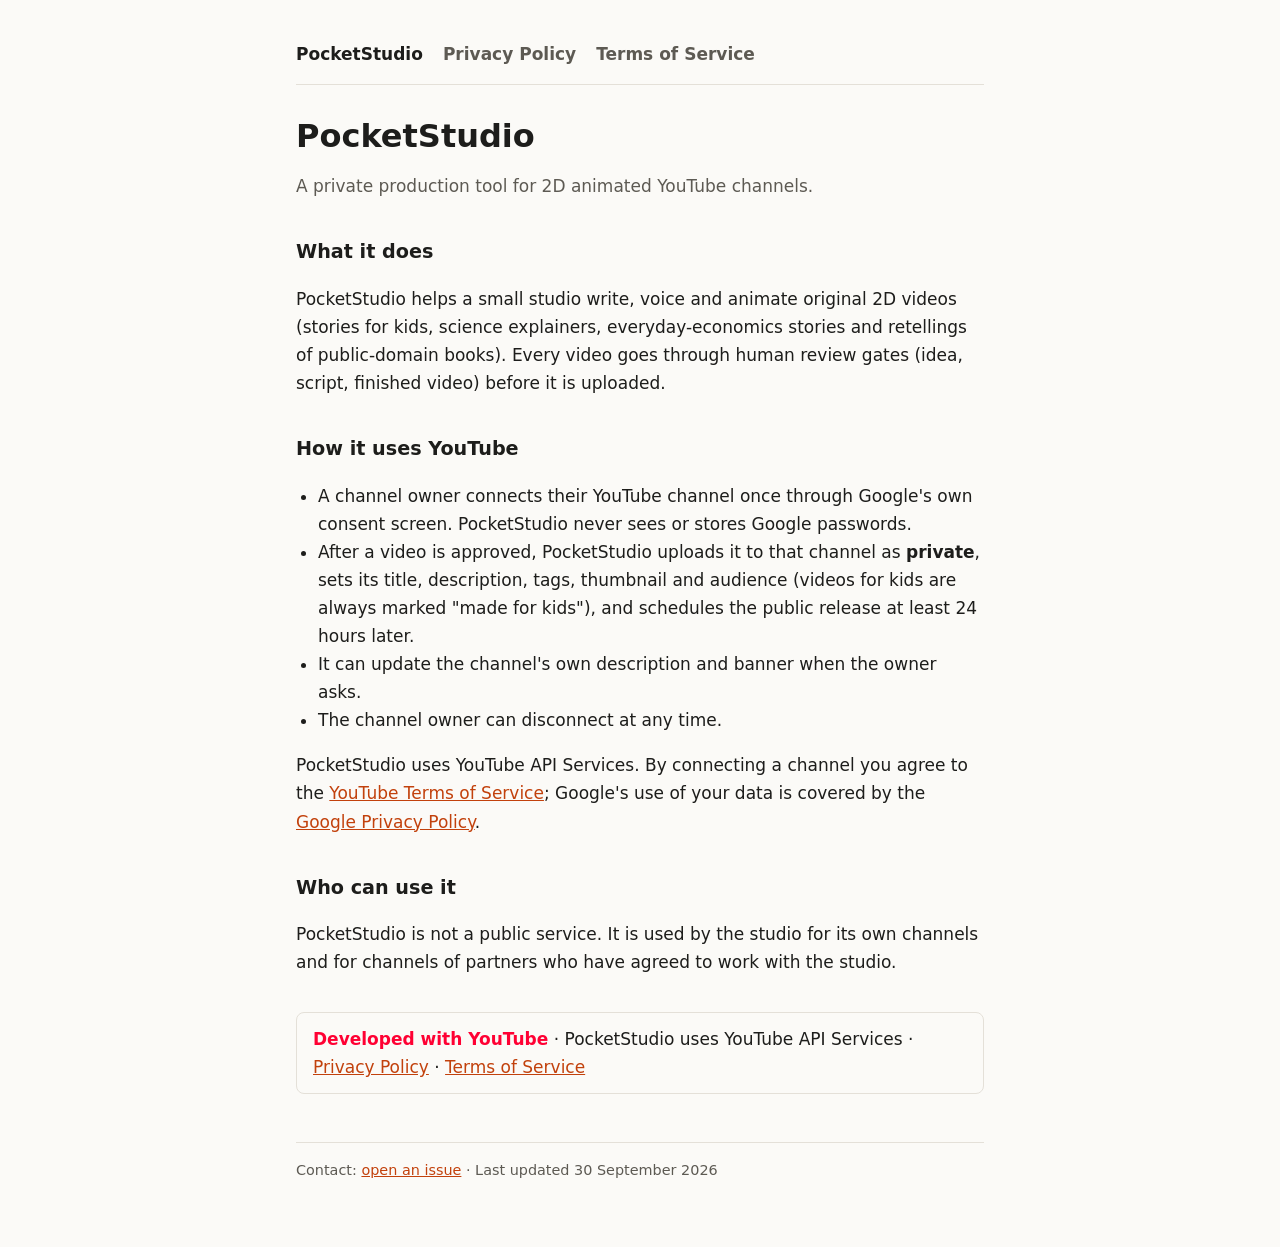
<file: index.html>
<!doctype html>
<html lang="en">
<head>
<meta charset="utf-8">
<meta name="viewport" content="width=device-width, initial-scale=1">
<title>PocketStudio</title>
<meta name="description" content="PocketStudio is a private production tool that makes 2D animated videos and uploads them to the YouTube channels it manages.">
<link rel="stylesheet" href="style.css">
</head>
<body>
<main>
<nav><a href="./" aria-current="page">PocketStudio</a><a href="privacy.html">Privacy Policy</a><a href="terms.html">Terms of Service</a></nav>
<h1>PocketStudio</h1>
<p class="muted">A private production tool for 2D animated YouTube channels.</p>

<h2>What it does</h2>
<p>PocketStudio helps a small studio write, voice and animate original 2D videos (stories for kids, science explainers,
everyday-economics stories and retellings of public-domain books). Every video goes through human review gates
(idea, script, finished video) before it is uploaded.</p>

<h2>How it uses YouTube</h2>
<ul>
  <li>A channel owner connects their YouTube channel once through Google's own consent screen. PocketStudio never sees
      or stores Google passwords.</li>
  <li>After a video is approved, PocketStudio uploads it to that channel as <strong>private</strong>, sets its title,
      description, tags, thumbnail and audience (videos for kids are always marked "made for kids"), and schedules the
      public release at least 24 hours later.</li>
  <li>It can update the channel's own description and banner when the owner asks.</li>
  <li>The channel owner can disconnect at any time.</li>
</ul>
<p>PocketStudio uses YouTube API Services. By connecting a channel you agree to the
<a href="https://www.youtube.com/t/terms">YouTube Terms of Service</a>; Google's use of your data is covered by the
<a href="https://policies.google.com/privacy">Google Privacy Policy</a>.</p>

<h2>Who can use it</h2>
<p>PocketStudio is not a public service. It is used by the studio for its own channels and for channels of partners
who have agreed to work with the studio.</p>

<p class="yt"><strong>Developed with YouTube</strong> · PocketStudio uses YouTube API Services ·
<a href="privacy.html">Privacy Policy</a> · <a href="terms.html">Terms of Service</a></p>

<footer>Contact: <a href="https://github.com/vthai298/pocketstudio-site/issues">open an issue</a> · Last updated 30 September 2026</footer>
</main>
</body>
</html>
</file>
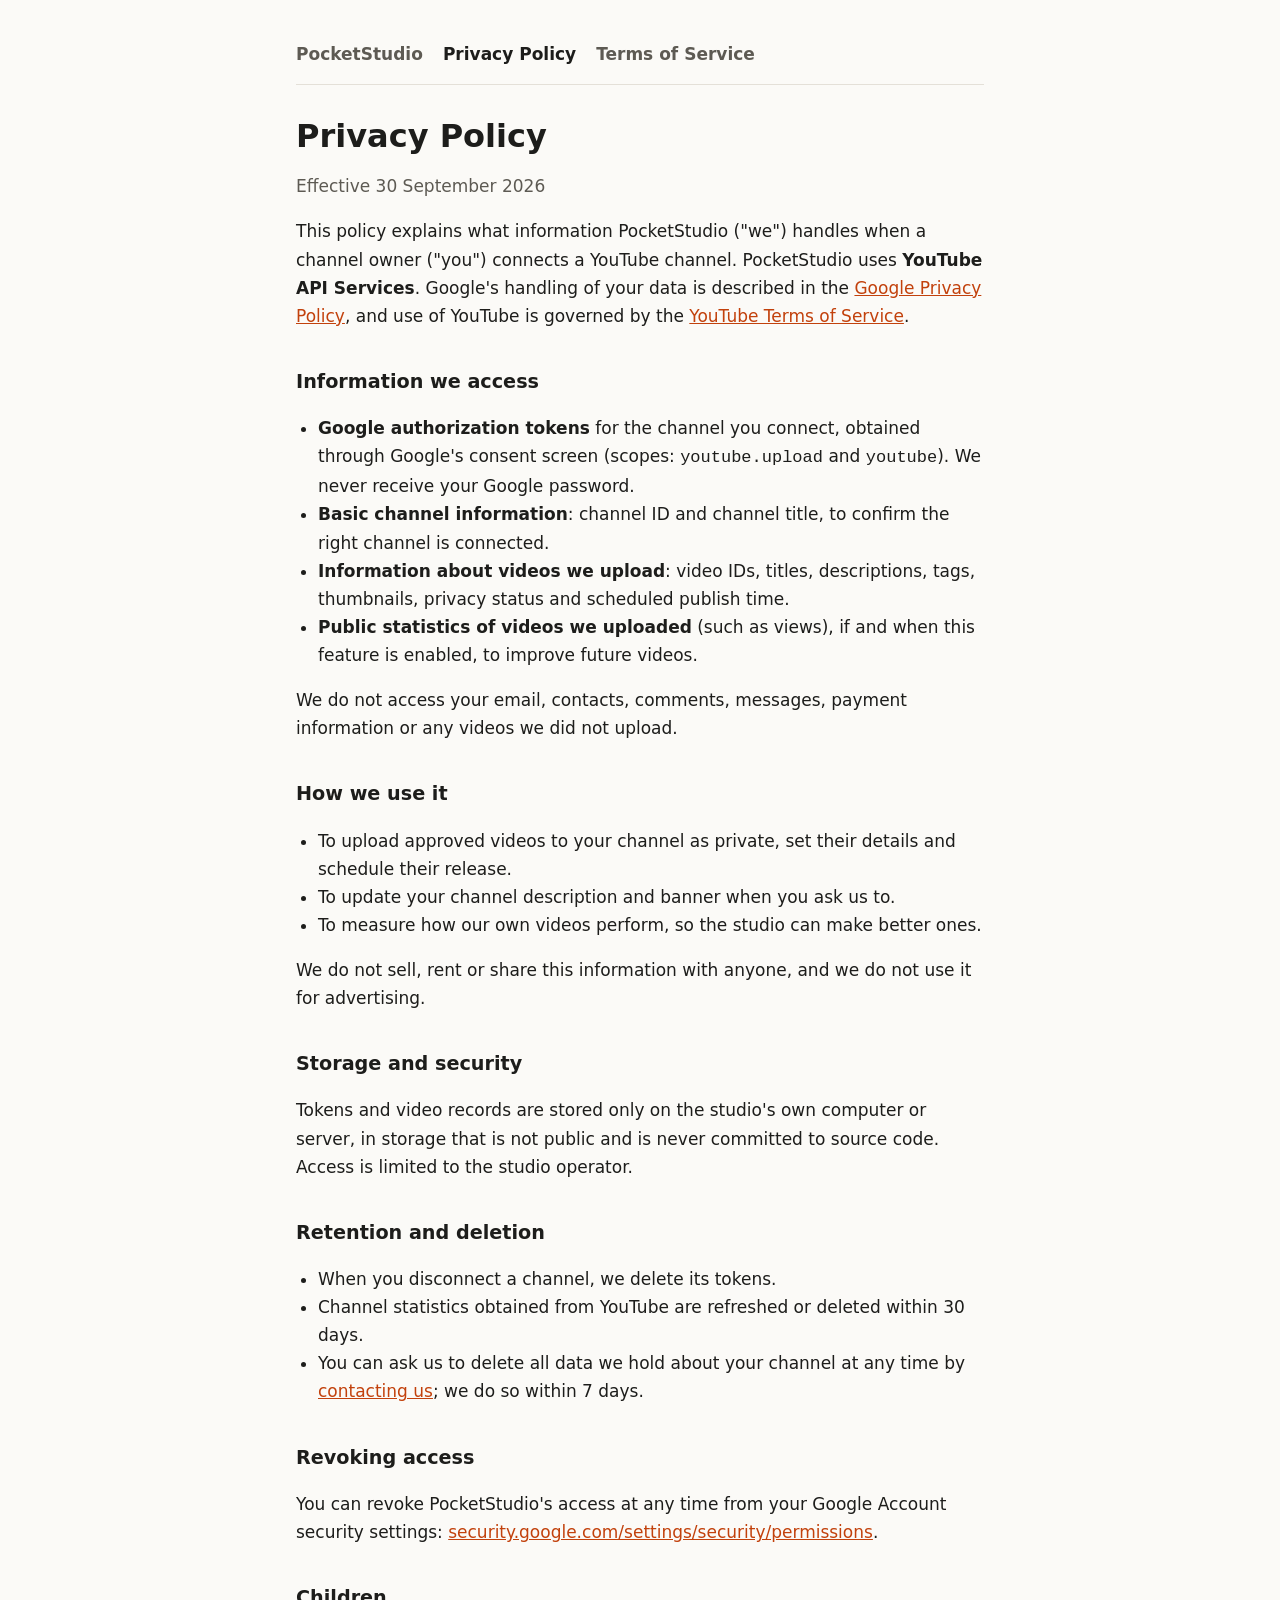
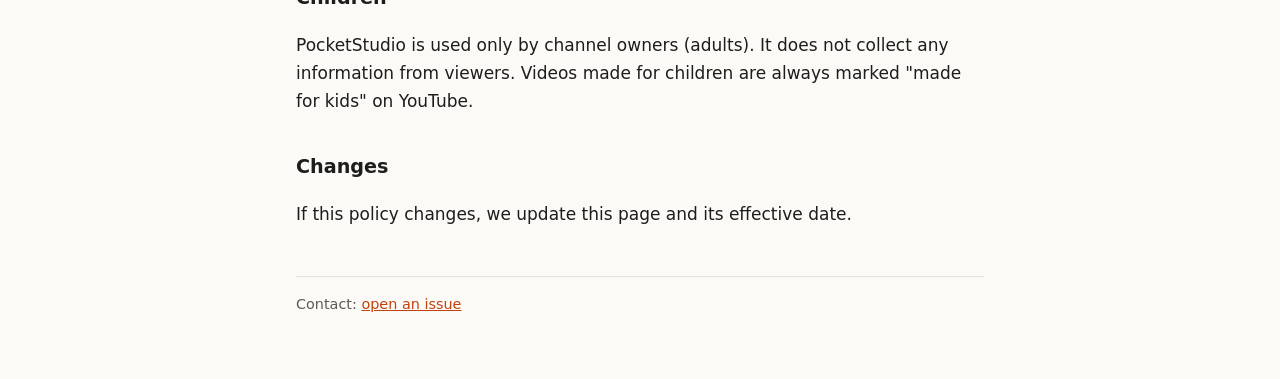
<file: privacy.html>
<!doctype html>
<html lang="en">
<head>
<meta charset="utf-8">
<meta name="viewport" content="width=device-width, initial-scale=1">
<title>PocketStudio Privacy</title>
<meta name="description" content="Privacy Policy of PocketStudio: what YouTube data it uses, how it is stored, and how to revoke access or delete it.">
<link rel="stylesheet" href="style.css">
</head>
<body>
<main>
<nav><a href="./">PocketStudio</a><a href="privacy.html" aria-current="page">Privacy Policy</a><a href="terms.html">Terms of Service</a></nav>
<h1>Privacy Policy</h1>
<p class="muted">Effective 30 September 2026</p>

<p>This policy explains what information PocketStudio ("we") handles when a channel owner ("you") connects a YouTube
channel. PocketStudio uses <strong>YouTube API Services</strong>. Google's handling of your data is described in the
<a href="https://policies.google.com/privacy">Google Privacy Policy</a>, and use of YouTube is governed by the
<a href="https://www.youtube.com/t/terms">YouTube Terms of Service</a>.</p>

<h2>Information we access</h2>
<ul>
  <li><strong>Google authorization tokens</strong> for the channel you connect, obtained through Google's consent screen
      (scopes: <code>youtube.upload</code> and <code>youtube</code>). We never receive your Google password.</li>
  <li><strong>Basic channel information</strong>: channel ID and channel title, to confirm the right channel is connected.</li>
  <li><strong>Information about videos we upload</strong>: video IDs, titles, descriptions, tags, thumbnails, privacy
      status and scheduled publish time.</li>
  <li><strong>Public statistics of videos we uploaded</strong> (such as views), if and when this feature is enabled, to
      improve future videos.</li>
</ul>
<p>We do not access your email, contacts, comments, messages, payment information or any videos we did not upload.</p>

<h2>How we use it</h2>
<ul>
  <li>To upload approved videos to your channel as private, set their details and schedule their release.</li>
  <li>To update your channel description and banner when you ask us to.</li>
  <li>To measure how our own videos perform, so the studio can make better ones.</li>
</ul>
<p>We do not sell, rent or share this information with anyone, and we do not use it for advertising.</p>

<h2>Storage and security</h2>
<p>Tokens and video records are stored only on the studio's own computer or server, in storage that is not public and is
never committed to source code. Access is limited to the studio operator.</p>

<h2>Retention and deletion</h2>
<ul>
  <li>When you disconnect a channel, we delete its tokens.</li>
  <li>Channel statistics obtained from YouTube are refreshed or deleted within 30 days.</li>
  <li>You can ask us to delete all data we hold about your channel at any time by
      <a href="https://github.com/vthai298/pocketstudio-site/issues">contacting us</a>; we do so within 7 days.</li>
</ul>

<h2>Revoking access</h2>
<p>You can revoke PocketStudio's access at any time from your Google Account security settings:
<a href="https://security.google.com/settings/security/permissions">security.google.com/settings/security/permissions</a>.</p>

<h2>Children</h2>
<p>PocketStudio is used only by channel owners (adults). It does not collect any information from viewers. Videos made
for children are always marked "made for kids" on YouTube.</p>

<h2>Changes</h2>
<p>If this policy changes, we update this page and its effective date.</p>

<footer>Contact: <a href="https://github.com/vthai298/pocketstudio-site/issues">open an issue</a></footer>
</main>
</body>
</html>
</file>
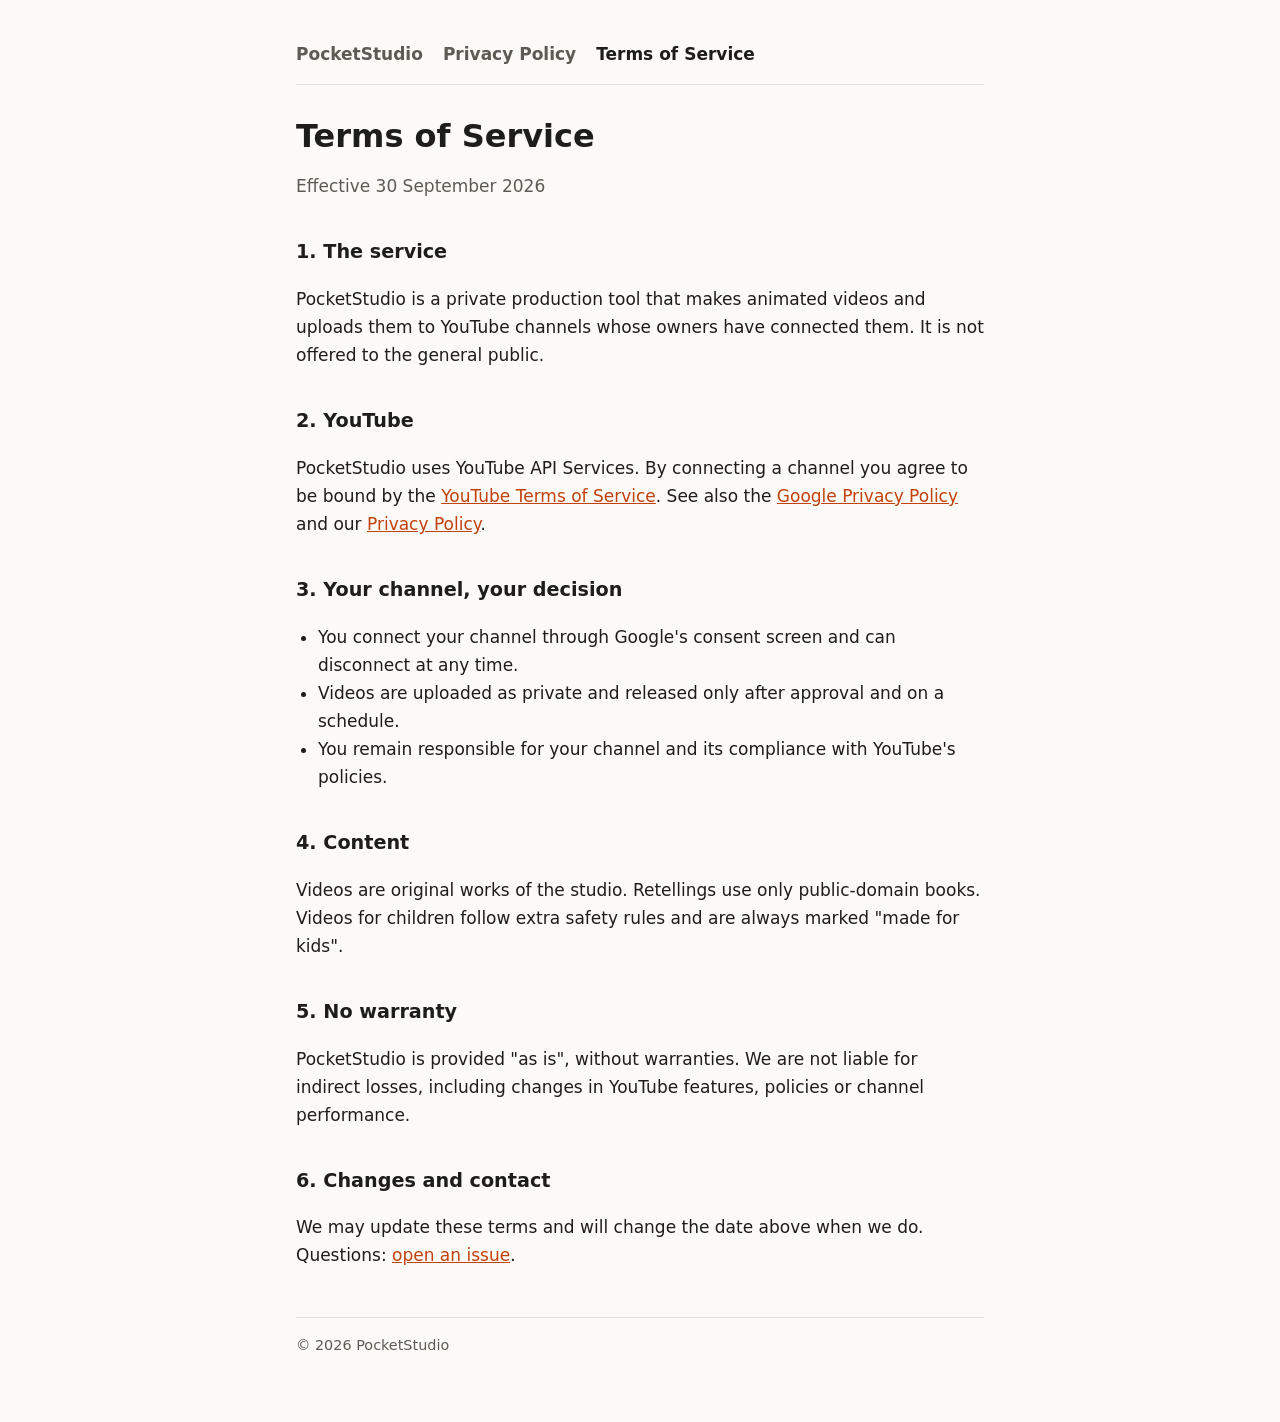
<file: terms.html>
<!doctype html>
<html lang="en">
<head>
<meta charset="utf-8">
<meta name="viewport" content="width=device-width, initial-scale=1">
<title>PocketStudio Terms</title>
<meta name="description" content="Terms of Service for channel owners who connect a YouTube channel to PocketStudio.">
<link rel="stylesheet" href="style.css">
</head>
<body>
<main>
<nav><a href="./">PocketStudio</a><a href="privacy.html">Privacy Policy</a><a href="terms.html" aria-current="page">Terms of Service</a></nav>
<h1>Terms of Service</h1>
<p class="muted">Effective 30 September 2026</p>

<h2>1. The service</h2>
<p>PocketStudio is a private production tool that makes animated videos and uploads them to YouTube channels whose owners
have connected them. It is not offered to the general public.</p>

<h2>2. YouTube</h2>
<p>PocketStudio uses YouTube API Services. By connecting a channel you agree to be bound by the
<a href="https://www.youtube.com/t/terms">YouTube Terms of Service</a>. See also the
<a href="https://policies.google.com/privacy">Google Privacy Policy</a> and our <a href="privacy.html">Privacy Policy</a>.</p>

<h2>3. Your channel, your decision</h2>
<ul>
  <li>You connect your channel through Google's consent screen and can disconnect at any time.</li>
  <li>Videos are uploaded as private and released only after approval and on a schedule.</li>
  <li>You remain responsible for your channel and its compliance with YouTube's policies.</li>
</ul>

<h2>4. Content</h2>
<p>Videos are original works of the studio. Retellings use only public-domain books. Videos for children follow extra
safety rules and are always marked "made for kids".</p>

<h2>5. No warranty</h2>
<p>PocketStudio is provided "as is", without warranties. We are not liable for indirect losses, including changes in
YouTube features, policies or channel performance.</p>

<h2>6. Changes and contact</h2>
<p>We may update these terms and will change the date above when we do. Questions:
<a href="https://github.com/vthai298/pocketstudio-site/issues">open an issue</a>.</p>

<footer>© 2026 PocketStudio</footer>
</main>
</body>
</html>
</file>
<file: style.css>
:root { --bg: #fbfaf7; --fg: #1d1d1b; --muted: #5d5a53; --line: #e4e0d8; --accent: #c2410c; }
@media (prefers-color-scheme: dark) { :root { --bg: #161513; --fg: #ecebe7; --muted: #a8a49b; --line: #2e2c28; --accent: #fb923c; } }
* { box-sizing: border-box; }
body { margin: 0; background: var(--bg); color: var(--fg); font: 17px/1.65 system-ui, -apple-system, "Segoe UI", sans-serif; }
main { max-width: 720px; margin: 0 auto; padding: 40px 16px 64px; }
nav { display: flex; gap: 20px; flex-wrap: wrap; padding-bottom: 16px; border-bottom: 1px solid var(--line); margin-bottom: 32px; }
nav a { color: var(--muted); text-decoration: none; font-weight: 600; }
nav a[aria-current] { color: var(--fg); }
h1 { font-size: 2rem; line-height: 1.2; margin: 0 0 8px; }
h2 { font-size: 1.2rem; margin: 36px 0 8px; }
a { color: var(--accent); }
.muted { color: var(--muted); }
ul { padding-left: 22px; }
footer { margin-top: 48px; padding-top: 16px; border-top: 1px solid var(--line); color: var(--muted); font-size: 0.9rem; }
.yt { margin-top: 36px; padding: 12px 16px; border: 1px solid var(--line); border-radius: 8px; }
.yt strong { color: #ff0033; }
</file>
